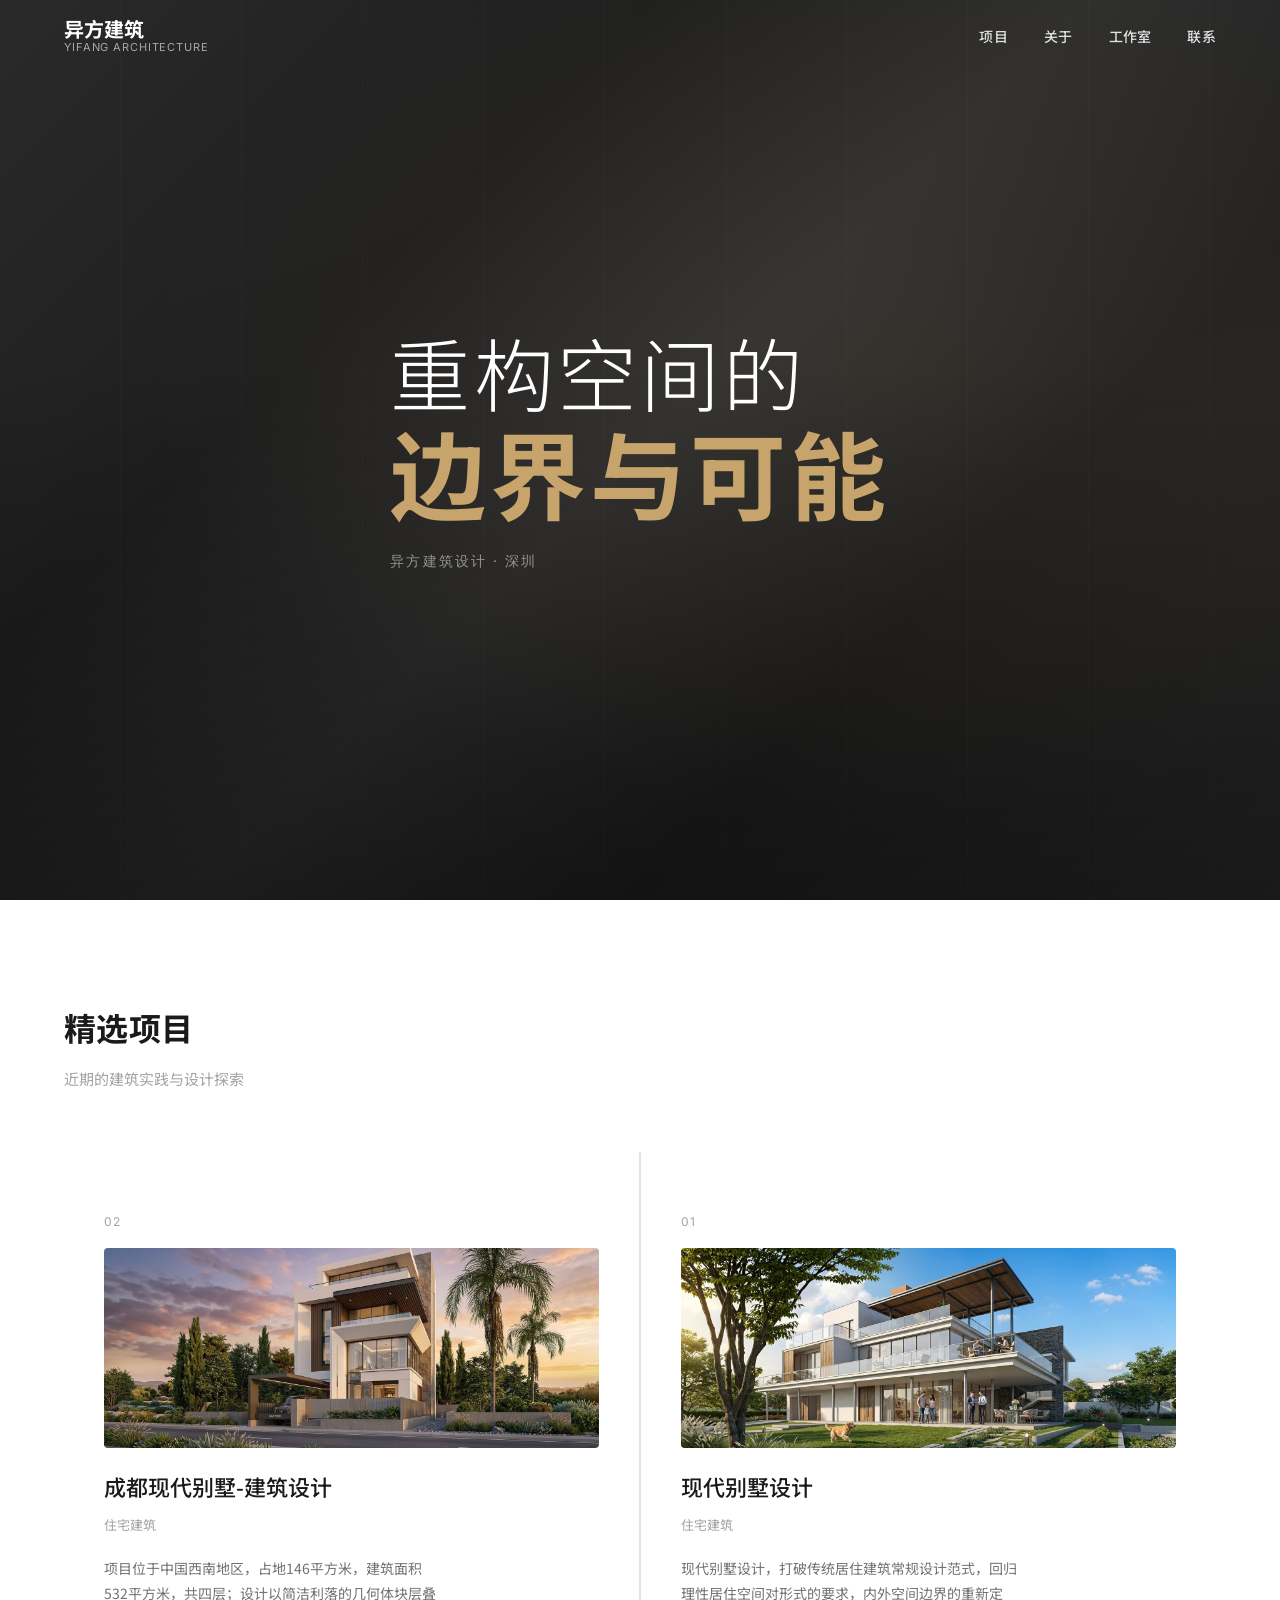
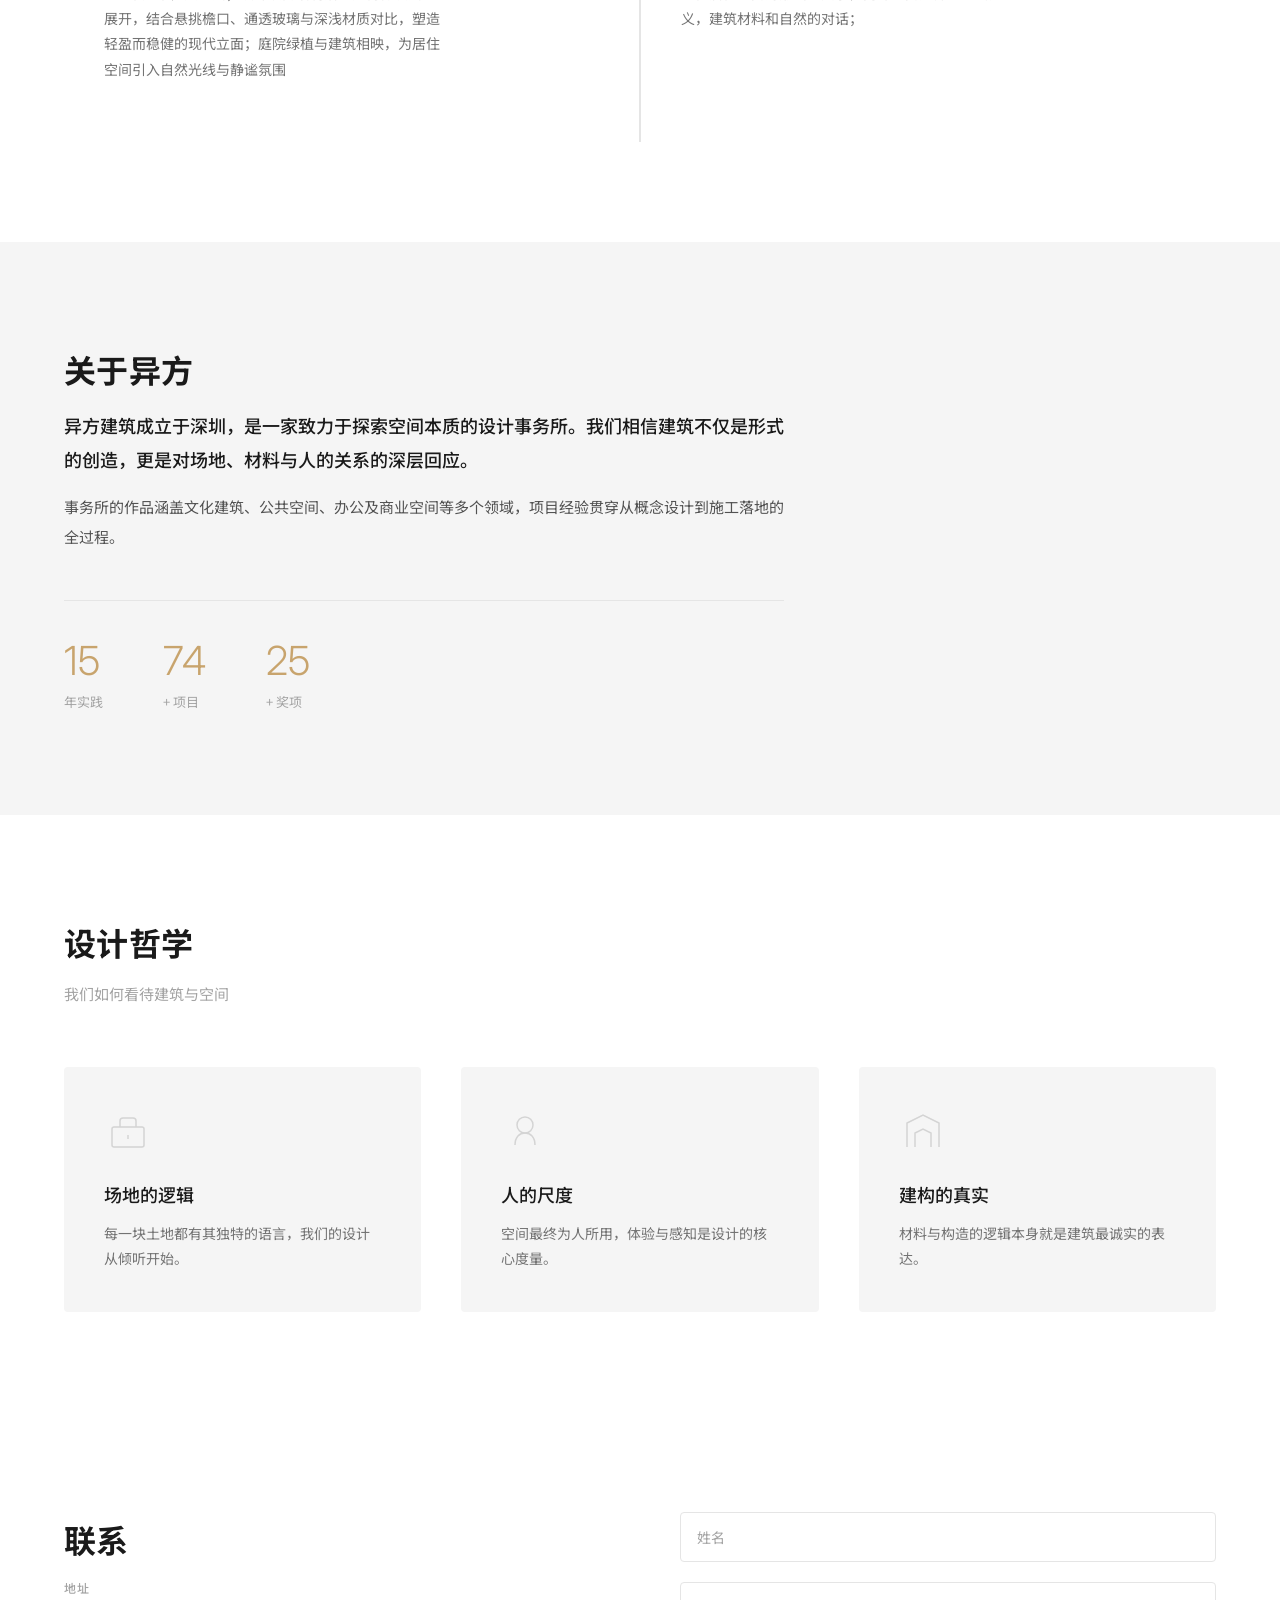
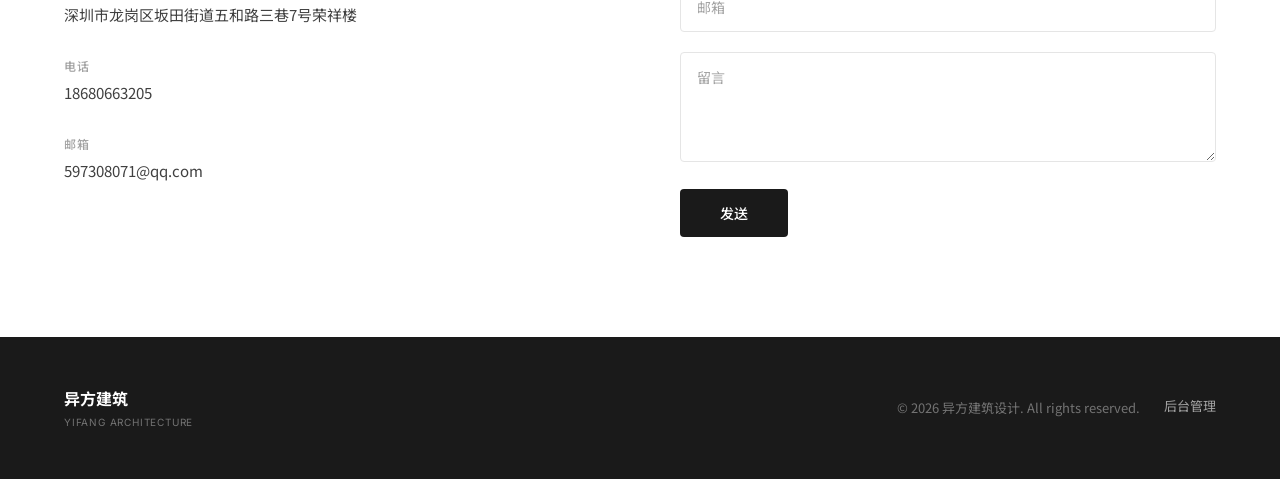
<file: index.html>
<!DOCTYPE html>
<html lang="zh-CN">
<head>
    <meta charset="UTF-8">
    <meta name="viewport" content="width=device-width, initial-scale=1.0">
    <title>异方建筑设计 | Yifang Architecture</title>
    <meta name="description" content="异方建筑设计 — 以空间重构建筑与城市的关系。">
    <link rel="stylesheet" href="css/style.css">
    <link rel="preconnect" href="https://fonts.googleapis.com">
    <script src="https://identity.netlify.com/v1/netlify-identity-widget.js"></script>
    <link href="https://fonts.googleapis.com/css2?family=Noto+Sans+SC:wght@300;400;500;700&family=Inter:wght@300;400;500;600&display=swap" rel="stylesheet">
</head>
<body>
    <!-- Navigation -->
    <header class="site-header">
        <div class="container">
            <div class="logo">
                <a href="/">
                    <span class="logo-zh">异方建筑</span>
                    <span class="logo-en">Yifang Architecture</span>
                </a>
            </div>
            <nav class="main-nav" aria-label="主导航">
                <ul>
                    <li><a href="#projects" class="active">项目</a></li>
                    <li><a href="#about">关于</a></li>
                    <li><a href="#studio">工作室</a></li>
                    <li><a href="#contact">联系</a></li>
                </ul>
            </nav>
            <button class="menu-toggle" aria-label="菜单">
                <span></span><span></span><span></span>
            </button>
        </div>
    </header>

    <!-- Hero -->
    <section class="hero">
        <div class="hero-image">
            <div class="hero-overlay"></div>
        </div>
        <div class="hero-content container">
            <h1 class="hero-title">
                <span class="hero-line">重构空间的</span>
                <span class="hero-line accent">边界与可能</span>
            </h1>
            <p class="hero-subtitle">异方建筑设计 · 深圳</p>
        </div>
    </section>

    <!-- Projects -->
    <section id="projects" class="section projects-section">
        <div class="container">
            <div class="section-header">
                <h2 class="section-title">精选项目</h2>
                <p class="section-desc">近期的建筑实践与设计探索</p>
            </div>
            <div class="project-grid" id="projectGrid">
                <!-- Project cards injected by JS -->
            </div>
        </div>
    </section>

    <!-- About -->
    <section id="about" class="section about-section">
        <div class="container">
            <div class="about-content">
                <div class="about-text">
                    <h2 class="section-title">关于异方</h2>
                    <p class="about-intro">
                        异方建筑成立于深圳，是一家致力于探索空间本质的设计事务所。
                        我们相信建筑不仅是形式的创造，更是对场地、材料与人的关系的深层回应。
                    </p>
                    <p>
                        事务所的作品涵盖文化建筑、公共空间、办公及商业空间等多个领域，
                        项目经验贯穿从概念设计到施工落地的全过程。
                    </p>
                    <div class="stats">
                        <div class="stat">
                            <span class="stat-number" data-target="15">0</span>
                            <span class="stat-label">年实践</span>
                        </div>
                        <div class="stat">
                            <span class="stat-number" data-target="80">0</span>
                            <span class="stat-label">+ 项目</span>
                        </div>
                        <div class="stat">
                            <span class="stat-number" data-target="25">0</span>
                            <span class="stat-label">+ 奖项</span>
                        </div>
                    </div>
                </div>
            </div>
        </div>
    </section>

    <!-- Studio Philosophy -->
    <section id="studio" class="section studio-section">
        <div class="container">
            <div class="section-header">
                <h2 class="section-title">设计哲学</h2>
                <p class="section-desc">我们如何看待建筑与空间</p>
            </div>
            <div class="philosophy-grid">
                <div class="philosophy-card">
                    <div class="ph-icon">
                        <svg viewBox="0 0 48 48" fill="none" stroke="currentColor" stroke-width="1.5">
                            <rect x="8" y="20" width="32" height="20" rx="2"/>
                            <path d="M16 20V14a3 3 0 0 1 3-3h10a3 3 0 0 1 3 3v6"/>
                            <path d="M24 28v4"/>
                        </svg>
                    </div>
                    <h3>场地的逻辑</h3>
                    <p>每一块土地都有其独特的语言，我们的设计从倾听开始。</p>
                </div>
                <div class="philosophy-card">
                    <div class="ph-icon">
                        <svg viewBox="0 0 48 48" fill="none" stroke="currentColor" stroke-width="1.5">
                            <circle cx="24" cy="18" r="8"/>
                            <path d="M14 38c0-8 4.5-12 10-12s10 4 10 12"/>
                        </svg>
                    </div>
                    <h3>人的尺度</h3>
                    <p>空间最终为人所用，体验与感知是设计的核心度量。</p>
                </div>
                <div class="philosophy-card">
                    <div class="ph-icon">
                        <svg viewBox="0 0 48 48" fill="none" stroke="currentColor" stroke-width="1.5">
                            <path d="M8 40V16l16-8 16 8v24"/>
                            <path d="M16 40V26l8-4 8 4v14"/>
                        </svg>
                    </div>
                    <h3>建构的真实</h3>
                    <p>材料与构造的逻辑本身就是建筑最诚实的表达。</p>
                </div>
            </div>
        </div>
    </section>

    <!-- Contact -->
    <section id="contact" class="section contact-section">
        <div class="container">
            <div class="contact-grid">
                <div class="contact-info">
                    <h2 class="section-title">联系</h2>
                    <div class="contact-item">
                        <span class="contact-label">地址</span>
                        <p>深圳市龙岗区坂田街道五和路三巷7号荣祥楼</p>
                    </div>
                    <div class="contact-item">
                        <span class="contact-label">电话</span>
                        <p>18680663205</p>
                    </div>
                    <div class="contact-item">
                        <span class="contact-label">邮箱</span>
                        <p><a href="mailto:597308071@qq.com">597308071@qq.com</a></p>
                    </div>
                </div>
                <form class="contact-form" id="contactForm" netlify>
                    <div class="form-group">
                        <input type="text" name="name" placeholder="姓名" required>
                    </div>
                    <div class="form-group">
                        <input type="email" name="email" placeholder="邮箱" required>
                    </div>
                    <div class="form-group">
                        <textarea name="message" rows="4" placeholder="留言" required></textarea>
                    </div>
                    <button type="submit" class="btn btn-primary">发送</button>
                </form>
            </div>
        </div>
    </section>

    <!-- Footer -->
    <footer class="site-footer">
        <div class="container">
            <div class="footer-content">
                <div class="footer-brand">
                    <span class="logo-zh">异方建筑</span>
                    <span class="logo-en">Yifang Architecture</span>
                </div>
                <div class="footer-right">
                    <p class="footer-copy">&copy; 2026 异方建筑设计. All rights reserved.</p>
                    <a href="/admin/" class="footer-admin-link" data-netlify-identity-button>后台管理</a>
                </div>
            </div>
        </div>
    </footer>

    <script src="js/main.js"></script>
</body>
</html>
</file>
<file: css/style.css>
﻿:root {
    --black: #1a1a1a;
    --white: #ffffff;
    --gray-100: #f5f5f5;
    --gray-200: #e5e5e5;
    --gray-300: #d4d4d4;
    --gray-400: #a3a3a3;
    --gray-500: #737373;
    --gray-600: #525252;
    --gray-700: #404040;
    --gray-800: #262626;
    --accent: #c8a46d;
    --accent-light: #dfc294;
    --font-zh: 'Noto Sans SC', -apple-system, 'PingFang SC', 'Microsoft YaHei', sans-serif;
    --font-en: 'Inter', -apple-system, sans-serif;
    --max-w: 1200px;
    --header-h: 72px;
}

* {
    margin: 0;
    padding: 0;
    box-sizing: border-box;
}

html {
    scroll-behavior: smooth;
}

body {
    font-family: var(--font-zh);
    color: var(--gray-800);
    background: var(--white);
    line-height: 1.7;
    -webkit-font-smoothing: antialiased;
}

.container {
    max-width: var(--max-w);
    margin: 0 auto;
    padding: 0 24px;
}

.site-header {
    position: fixed;
    top: 0;
    left: 0;
    right: 0;
    z-index: 100;
    height: var(--header-h);
    background: transparent;
    transition: background 0.35s ease, box-shadow 0.35s ease;
}

.site-header.scrolled {
    background: rgba(255,255,255,0.95);
    -webkit-backdrop-filter: blur(12px);
    backdrop-filter: blur(12px);
    box-shadow: 0 1px 0 var(--gray-200);
}

.site-header .container {
    display: flex;
    align-items: center;
    justify-content: space-between;
    height: var(--header-h);
}

.logo a {
    display: flex;
    flex-direction: column;
    text-decoration: none;
    line-height: 1.2;
}

.logo-zh {
    font-size: 20px;
    font-weight: 700;
    color: var(--white);
    transition: color 0.3s;
}

.scrolled .logo-zh {
    color: var(--black);
}

.logo-en {
    font-family: var(--font-en);
    font-size: 11px;
    font-weight: 400;
    letter-spacing: 0.08em;
    color: rgba(255,255,255,0.6);
    text-transform: uppercase;
    transition: color 0.3s;
}

.scrolled .logo-en {
    color: var(--gray-400);
}

.main-nav ul {
    display: flex;
    list-style: none;
    gap: 36px;
}

.main-nav a {
    font-size: 14px;
    font-weight: 500;
    color: rgba(255,255,255,0.85);
    text-decoration: none;
    letter-spacing: 0.02em;
    padding: 4px 0;
    position: relative;
    transition: color 0.3s;
}

.scrolled .main-nav a {
    color: var(--gray-600);
}

.main-nav a::after {
    content: '';
    position: absolute;
    bottom: 0;
    left: 0;
    width: 0;
    height: 1px;
    background: var(--accent);
    transition: width 0.3s;
}

.main-nav a:hover::after,
.main-nav a.active::after {
    width: 100%;
}

.main-nav a:hover,
.main-nav a.active {
    color: var(--white);
}

.scrolled .main-nav a:hover,
.scrolled .main-nav a.active {
    color: var(--black);
}

.menu-toggle {
    display: none;
    background: none;
    border: none;
    cursor: pointer;
    padding: 8px;
    flex-direction: column;
    gap: 5px;
}

.menu-toggle span {
    display: block;
    width: 24px;
    height: 1.5px;
    background: var(--white);
    transition: all 0.3s;
    border-radius: 1px;
}

.scrolled .menu-toggle span {
    background: var(--black);
}

.hero {
    position: relative;
    height: 100vh;
    min-height: 600px;
    display: flex;
    align-items: center;
    overflow: hidden;
}

.hero-image {
    position: absolute;
    inset: 0;
    background: var(--gray-800);
}

.hero-image::before {
    content: '';
    position: absolute;
    inset: 0;
    background:
        linear-gradient(135deg, #2c2c2c 0%, #1a1a1a 30%, #333 50%, #1a1a1a 70%, #2c2c2c 100%);
    opacity: 0.6;
}

.hero-image::after {
    content: '';
    position: absolute;
    inset: 0;
    background:
        radial-gradient(ellipse at 70% 40%, rgba(200,164,109,0.08) 0%, transparent 60%),
        linear-gradient(180deg, transparent 40%, rgba(0,0,0,0.4) 100%);
}

.hero-overlay {
    position: absolute;
    inset: 0;
    background: repeating-linear-gradient(
        90deg,
        transparent 0px,
        transparent 120px,
        rgba(255,255,255,0.02) 120px,
        rgba(255,255,255,0.02) 121px
    );
}

.hero-content {
    position: relative;
    z-index: 2;
}

.hero-title {
    display: flex;
    flex-direction: column;
    gap: 4px;
}

.hero-line {
    font-size: clamp(40px, 7vw, 80px);
    font-weight: 300;
    letter-spacing: 0.04em;
    color: var(--white);
    line-height: 1.1;
}

.hero-line.accent {
    font-weight: 700;
    color: var(--accent);
    font-size: clamp(48px, 8vw, 96px);
}

.hero-subtitle {
    margin-top: 24px;
    font-family: var(--font-en);
    font-size: 14px;
    letter-spacing: 0.15em;
    color: rgba(255,255,255,0.5);
    text-transform: uppercase;
}

.section {
    padding: 100px 0;
}

.section-header {
    margin-bottom: 60px;
    max-width: 480px;
}

.section-title {
    font-size: 32px;
    font-weight: 700;
    color: var(--black);
    margin-bottom: 12px;
    letter-spacing: 0.01em;
}

.section-desc {
    font-size: 15px;
    color: var(--gray-400);
    font-weight: 400;
}

.project-grid {
    display: grid;
    grid-template-columns: repeat(2, 1fr);
    gap: 2px;
    background: var(--gray-200);
}

.project-card {
    position: relative;
    background: var(--white);
    padding: 60px 40px;
    cursor: pointer;
    transition: background 0.3s;
    overflow: hidden;
}

.project-card::before {
    content: '';
    position: absolute;
    inset: 0;
    background: var(--gray-100);
    opacity: 0;
    transition: opacity 0.4s;
}

.project-card:hover::before {
    opacity: 1;
}

.project-card > * {
    position: relative;
    z-index: 1;
}

.project-number {
    font-family: var(--font-en);
    font-size: 12px;
    color: var(--gray-400);
    letter-spacing: 0.1em;
    margin-bottom: 16px;
    display: block;
}

.project-card h3 {
    font-size: 22px;
    font-weight: 500;
    color: var(--black);
    margin-bottom: 8px;
}

.project-type {
    font-size: 13px;
    color: var(--gray-400);
    margin-bottom: 20px;
}

.project-desc {
    font-size: 14px;
    color: var(--gray-500);
    line-height: 1.8;
    max-width: 340px;
}

.project-card .project-thumb {
    width: 100%;
    height: 200px;
    margin-bottom: 20px;
    background: var(--gray-100);
    border-radius: 4px;
    overflow: hidden;
    display: flex;
    align-items: center;
    justify-content: center;
}

.project-card .project-thumb img {
    width: 100%;
    height: 100%;
    display: block;
    object-fit: cover;
}

.project-card .project-thumb svg {
    width: 48px;
    height: 48px;
    color: var(--gray-300);
}

.about-section {
    background: var(--gray-100);
}

.about-content {
    max-width: 720px;
}

.about-text p {
    font-size: 15px;
    color: var(--gray-600);
    line-height: 2;
    margin-bottom: 16px;
}

.about-intro {
    font-size: 18px !important;
    color: var(--black) !important;
    font-weight: 500;
    line-height: 1.9 !important;
}

.stats {
    display: flex;
    gap: 60px;
    margin-top: 48px;
    padding-top: 40px;
    border-top: 1px solid var(--gray-200);
}

.stat-number {
    font-family: var(--font-en);
    font-size: 40px;
    font-weight: 300;
    color: var(--accent);
    display: block;
    line-height: 1;
    margin-bottom: 6px;
}

.stat-label {
    font-size: 13px;
    color: var(--gray-400);
}

.philosophy-grid {
    display: grid;
    grid-template-columns: repeat(3, 1fr);
    gap: 40px;
}

.philosophy-card {
    padding: 40px;
    background: var(--gray-100);
    border-radius: 4px;
    transition: background 0.3s, transform 0.3s;
}

.philosophy-card:hover {
    background: var(--black);
    transform: translateY(-4px);
}

.philosophy-card:hover h3,
.philosophy-card:hover p {
    color: var(--white);
}

.philosophy-card:hover .ph-icon {
    color: var(--accent);
}

.ph-icon {
    width: 48px;
    height: 48px;
    color: var(--gray-300);
    margin-bottom: 24px;
    transition: color 0.3s;
}

.ph-icon svg {
    width: 100%;
    height: 100%;
}

.philosophy-card h3 {
    font-size: 18px;
    font-weight: 500;
    color: var(--black);
    margin-bottom: 12px;
    transition: color 0.3s;
}

.philosophy-card p {
    font-size: 14px;
    color: var(--gray-500);
    line-height: 1.8;
    transition: color 0.3s;
}

.contact-section {
    background: var(--white);
}

.contact-grid {
    display: grid;
    grid-template-columns: 1fr 1fr;
    gap: 80px;
}

.contact-item {
    margin-bottom: 28px;
}

.contact-label {
    font-size: 12px;
    font-weight: 500;
    color: var(--gray-400);
    letter-spacing: 0.08em;
    text-transform: uppercase;
    display: block;
    margin-bottom: 4px;
}

.contact-item p,
.contact-item a {
    font-size: 15px;
    color: var(--gray-700);
    text-decoration: none;
}

.contact-item a:hover {
    color: var(--accent);
}

.form-group {
    margin-bottom: 20px;
}

.form-group input,
.form-group textarea {
    width: 100%;
    padding: 14px 16px;
    border: 1px solid var(--gray-200);
    border-radius: 4px;
    font-family: var(--font-zh);
    font-size: 14px;
    background: var(--white);
    color: var(--gray-800);
    transition: border-color 0.3s;
    outline: none;
}

.form-group input:focus,
.form-group textarea:focus {
    border-color: var(--accent);
}

.form-group input::placeholder,
.form-group textarea::placeholder {
    color: var(--gray-400);
}

.btn {
    padding: 14px 40px;
    font-family: var(--font-zh);
    font-size: 14px;
    font-weight: 500;
    border: none;
    border-radius: 4px;
    cursor: pointer;
    transition: all 0.3s;
}

.btn-primary {
    background: var(--black);
    color: var(--white);
}

.btn-primary:hover {
    background: var(--accent);
}

.site-footer {
    padding: 48px 0;
    background: var(--black);
}

.footer-content {
    display: flex;
    align-items: center;
    justify-content: space-between;
}

.footer-brand {
    display: flex;
    flex-direction: column;
    gap: 2px;
}

.footer-brand .logo-zh {
    font-size: 16px;
    color: var(--white);
}

.footer-brand .logo-en {
    font-size: 10px;
    color: var(--gray-500);
}

.footer-copy {
    font-size: 13px;
    color: var(--gray-500);
}

.footer-right {
    display: flex;
    align-items: center;
    gap: 24px;
    flex-wrap: wrap;
    justify-content: flex-end;
}

.footer-admin-link {
    font-size: 13px;
    color: var(--gray-400);
    text-decoration: none;
    padding-bottom: 2px;
    border-bottom: 1px solid transparent;
    transition: color 0.3s, border-color 0.3s;
}

.footer-admin-link:hover {
    color: var(--accent);
    border-color: var(--accent);
}

@media (max-width: 768px) {
    .main-nav {
        position: fixed;
        top: 0;
        right: -100%;
        width: 280px;
        height: 100vh;
        background: var(--white);
        padding: 80px 40px 40px;
        transition: right 0.35s ease;
        box-shadow: -4px 0 20px rgba(0,0,0,0.08);
    }

    .main-nav.open {
        right: 0;
    }

    .main-nav ul {
        flex-direction: column;
        gap: 24px;
    }

    .main-nav a {
        font-size: 18px;
        color: var(--black) !important;
    }

    .menu-toggle {
        display: flex;
    }

    .project-grid {
        grid-template-columns: 1fr;
    }

    .philosophy-grid {
        grid-template-columns: 1fr;
        gap: 16px;
    }

    .contact-grid {
        grid-template-columns: 1fr;
        gap: 48px;
    }

    .footer-content {
        flex-direction: column;
        align-items: flex-start;
        gap: 16px;
    }

    .footer-right {
        justify-content: flex-start;
    }

    .stats {
        gap: 32px;
    }

    .section {
        padding: 60px 0;
    }

    .project-card {
        padding: 36px 24px;
    }

    .hero-line.accent {
        font-size: clamp(36px, 10vw, 56px);
    }

    .hero-line {
        font-size: clamp(28px, 7vw, 40px);
    }
}

.project-card,
.philosophy-card {
    opacity: 0;
    transform: translateY(20px);
    animation: fadeUp 0.6s ease forwards;
}

.project-card:nth-child(1) { animation-delay: 0.05s; }
.project-card:nth-child(2) { animation-delay: 0.1s; }
.project-card:nth-child(3) { animation-delay: 0.15s; }
.project-card:nth-child(4) { animation-delay: 0.2s; }

.philosophy-card:nth-child(1) { animation-delay: 0.1s; }
.philosophy-card:nth-child(2) { animation-delay: 0.2s; }
.philosophy-card:nth-child(3) { animation-delay: 0.3s; }

@keyframes fadeUp {
    to {
        opacity: 1;
        transform: translateY(0);
    }
}

.animate-in {
    opacity: 0;
    transform: translateY(24px);
    transition: opacity 0.7s ease, transform 0.7s ease;
}

.animate-in.visible {
    opacity: 1;
    transform: translateY(0);
}

.form-success {
    padding: 16px;
    background: rgba(200,164,109,0.1);
    color: var(--accent);
    border-radius: 4px;
    font-size: 14px;
    text-align: center;
    display: none;
}
.form-success.show {
    display: block;
}
</file>
